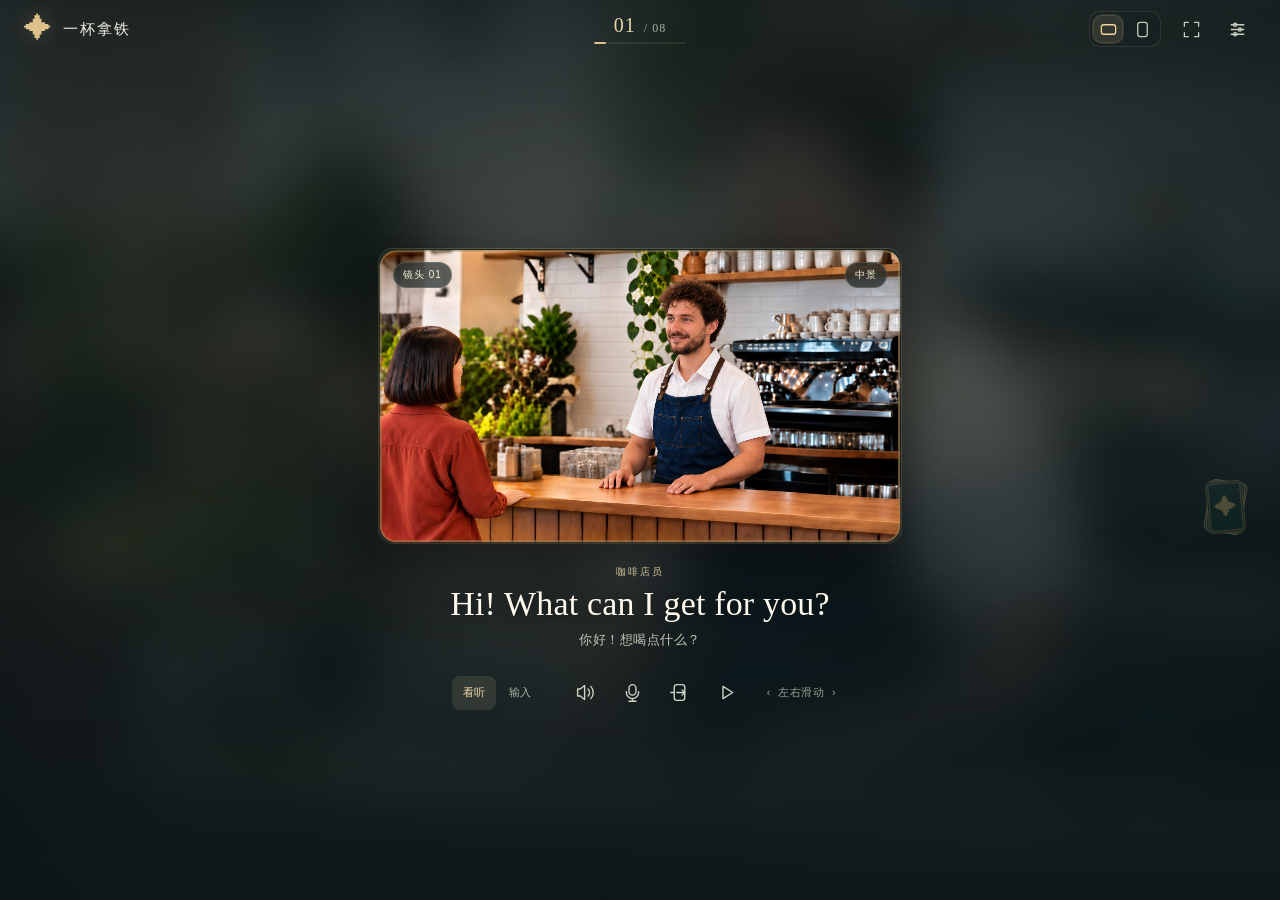
<file: index.html>
<!doctype html><html lang="zh-CN"><meta charset="utf-8"><meta name="viewport" content="width=device-width,initial-scale=1"><title>镜头卡牌</title><meta http-equiv="refresh" content="0;url=./cards/"><script>location.replace("./cards/")</script><a href="./cards/">打开卡牌课程</a></html>
</file>
<file: cards/cards.css>
:root{color-scheme:dark;--ink:#f4f0e7;--muted:#b8c0b5;--gold:#ddc18a;--gold-bright:#f4dba2;--line:#f1e0af24;--glass:#132322bc;--serif:Georgia,'Times New Roman','Songti SC','SimSun',serif;font-family:-apple-system,BlinkMacSystemFont,'Segoe UI','PingFang SC','Microsoft YaHei',sans-serif;font-synthesis:none}
*{box-sizing:border-box}html,body{width:100%;height:100%;margin:0;overflow:hidden;overscroll-behavior:none}body{background:#111b1b;color:var(--ink)}button,input,textarea,select{font:inherit}button{color:inherit;cursor:pointer;touch-action:manipulation;-webkit-tap-highlight-color:transparent}button:disabled{cursor:default;opacity:.36}button:focus-visible,textarea:focus-visible,select:focus-visible,a:focus-visible,.explanation-scroll:focus-visible{outline:2px solid var(--gold-bright);outline-offset:3px}button{transition:background .16s,color .16s,box-shadow .16s}button:hover:not(:disabled){background-color:#fff1cb1a}button svg{width:21px;height:21px;fill:none;stroke:currentColor;stroke-width:1.6;stroke-linecap:round;stroke-linejoin:round;flex-shrink:0}a{color:inherit}[hidden]{display:none!important}.sr-only{position:absolute!important;width:1px!important;height:1px!important;padding:0!important;margin:-1px!important;border:0!important;overflow:hidden!important;clip:rect(0,0,0,0)!important;white-space:nowrap!important}
.scene-backdrop{position:fixed;inset:-35px;pointer-events:none;background:#20302b center/cover no-repeat;filter:blur(28px) saturate(.65);opacity:.35;transform:scale(1.05)}body::after{content:'';position:fixed;inset:0;pointer-events:none;background:radial-gradient(ellipse at 50% 32%,#19322b08 8%,#09161977 76%),linear-gradient(#0e191b85,#101d1b10 40%,#0b171bd9);z-index:0}
.game-shell{--rail-size:90px;--hud-height:58px;position:fixed;left:var(--visual-left,0px);top:var(--visual-top,0px);width:var(--visual-width,100%);height:var(--visual-height,100dvh);padding:env(safe-area-inset-top,0px) max(24px,env(safe-area-inset-right,0px)) max(18px,env(safe-area-inset-bottom,0px)) max(24px,env(safe-area-inset-left,0px));display:flex;flex-direction:column;min-width:0;min-height:0;overflow:hidden;isolation:isolate;z-index:1}.game-shell[data-archived="0"]{--rail-size:16px}
.game-header{height:var(--hud-height);flex-shrink:0;display:flex;align-items:center;gap:20px;width:100%;max-width:1680px;margin:0 auto;position:relative;z-index:8}.scene-title{display:flex;align-items:center;gap:11px;min-width:0;flex:1}.brand-mark{color:var(--gold);font-size:28px;line-height:1;text-shadow:0 0 20px #e6c5803a}.scene-title h1{font-size:15px;font-weight:500;letter-spacing:2px;margin:0;overflow:hidden;text-overflow:ellipsis;white-space:nowrap;max-width:380px}.course-summary{width:92px;flex-shrink:0;text-align:center}.course-summary strong{font-family:var(--serif);font-size:20px;font-weight:400;letter-spacing:1px;color:#e8d6aa}.course-summary strong span{color:#a9b5a2;font-size:12px;margin-left:2px}.progress-track{height:2px;background:#d7ceac1a;margin-top:5px;border-radius:4px;overflow:hidden}.progress-track>div{height:100%;width:0;background:var(--gold);border-radius:4px;transition:width .35s}.screen-actions{flex:1;display:flex;align-items:center;justify-content:flex-end;gap:8px}.hud-button,.segmented button{height:38px;width:38px;padding:8px;border:1px solid transparent;background:transparent;border-radius:10px;display:grid;place-items:center;color:#c5cebd}.hud-button svg,.segmented svg{width:19px;height:19px}.segmented{display:flex;gap:2px;border:1px solid #efe2bd1c;border-radius:11px;padding:2px;margin-right:3px;background:#071d1c2e}.segmented button{width:32px;height:30px;padding:5px}.segmented button[aria-pressed=true]{background:#ddc18a23;color:#f0d59d;box-shadow:inset 0 0 0 1px #e9cf9720}.hud-button[aria-pressed=true]{background:#ddc18a23;color:var(--gold-bright)}
.card-table{position:relative;isolation:isolate;width:100%;max-width:1680px;margin:0 auto;flex:1;min-height:0;min-width:0;display:grid;grid-template-columns:minmax(0,1fr);grid-template-rows:var(--rail-size) minmax(0,1fr) auto;gap:8px}.memory-panel{position:relative;grid-row:1;width:100%;min-width:0;min-height:0;max-width:1240px;justify-self:center;z-index:1}.memory-grid{display:flex;align-items:center;gap:13px;width:100%;height:100%;min-width:0;padding:8px 8px 10px;overflow-x:auto;overflow-y:hidden;overscroll-behavior:contain;scrollbar-width:thin;scrollbar-color:#d7bd824f transparent;scroll-behavior:auto}.memory-card{flex:0 0 112px;min-width:0;height:68px;display:block;position:relative;padding:3px;border:1px solid #d2c09677;border-radius:7px;background:#223029;box-shadow:0 4px 10px #020c164d;text-align:left}.memory-card:first-child{margin-left:auto}.memory-card:last-child{margin-right:auto}.memory-card img{display:block;width:100%;height:100%;object-fit:contain;aspect-ratio:16/9;border-radius:4px;background:#10201f}.memory-card .memory-name{position:absolute;bottom:4px;right:5px;font-size:9px;color:#fbf0d6;padding:1px 4px;border-radius:3px;background:#0a1d20b5}.memory-name>span{display:none}.memory-name b{font-weight:500}.memory-card.focused{border-color:var(--gold-bright);box-shadow:0 0 0 2px #e3c5824d,0 0 18px #d5b16c26}.memory-card.focused img{opacity:.65}.memory-card:hover:not(:disabled){transform:translateY(-2px)}.table-busy .memory-grid{overflow-x:hidden;pointer-events:none;touch-action:none}
.stage-column{grid-row:2;min-height:0;min-width:0;position:relative}.focus-zone{position:relative;display:grid;place-items:center;width:100%;height:100%;min-height:0;padding:5px 20px 10px}.stage-glow{position:absolute;inset:5%;border-radius:50%;background:radial-gradient(ellipse,#d6bc6820,transparent 69%);pointer-events:none}.active-card{position:relative;width:320px;height:180px;max-width:100%;max-height:100%;border-radius:14px;box-shadow:0 20px 65px #0007,0 0 0 1px #f3ddaf38;isolation:auto;flex-shrink:0}.image-slot{width:100%;height:100%;position:relative;overflow:hidden;border-radius:14px;background:#172b27}.image-slot>img{width:100%;height:100%;object-fit:contain;display:block}.image-slot.rendered>img{opacity:0}.card-meta{position:absolute;z-index:5;top:13px;left:14px;right:14px;display:flex;align-items:center;justify-content:space-between;pointer-events:none;color:#f8eed6;font-size:10px;letter-spacing:1px}.card-meta>span{background:#152321ad;border:1px solid #ffffff24;border-radius:30px;padding:5px 9px;backdrop-filter:blur(8px)}.shot-context{display:none;position:absolute;z-index:5;bottom:12px;left:50%;transform:translateX(-50%);font-size:9px;line-height:1.5;padding:4px 8px;border-radius:20px;color:#f4ebd7;background:#152321c4;white-space:nowrap;pointer-events:none}.card-table.portrait-fallback .shot-context{display:block}.deck-anchor{position:absolute;bottom:18px;right:12px;width:37px;height:52px;pointer-events:none;z-index:0;opacity:.65}.deck-anchor span{position:absolute;inset:0;border-radius:5px;background:#203e36;border:1px solid #b59a62;transform:rotate(10deg)}.deck-anchor span:nth-child(2){transform:rotate(3deg)}.deck-anchor span:last-child{transform:rotate(-5deg);display:grid;place-items:center;font-size:23px;color:#bfa568;border:3px double #957e52;background:#14322e}.render-layer{position:absolute;inset:0;z-index:3;pointer-events:none}.render-layer canvas{position:absolute;inset:0;width:100%;height:100%;pointer-events:none;display:block}
.card-back{position:absolute;inset:0;z-index:6;padding:26px 34px;background:#f5eedb;border:1px solid #c5b078;border-radius:14px;color:#354934;display:flex;flex-direction:column;overflow:hidden;box-shadow:inset 0 0 0 7px #fff8e74d}.back-eyebrow{font-size:10px;color:#987c43;letter-spacing:2px;margin:0 0 15px;flex-shrink:0}.explanation-scroll{overflow:auto;overscroll-behavior:contain;min-height:0;scrollbar-width:thin;overflow-wrap:anywhere}.card-back h2{font-family:var(--serif);font-size:clamp(18px,2.4vw,30px);font-weight:400;line-height:1.45;margin:0 0 20px}.explanation-scroll h3{font-size:11px;letter-spacing:1px;font-weight:500;color:#8b845d;margin:0 0 5px}.explanation-scroll p{font-size:13px;line-height:1.8;margin:0 0 18px}.example-box{padding:0 0 0 15px;border-left:2px solid #c2a567}.example-box p[lang=en]{font-family:var(--serif);font-size:22px;margin-bottom:6px}.example-box p:last-child{font-size:11px;color:#83856b}.image-error{position:absolute;inset:0;z-index:7;display:flex;flex-direction:column;align-items:center;justify-content:center;gap:16px;font-size:13px;background:#193029;color:#e7e0c7}.table-busy #card-back{visibility:hidden}
.learning-panel{grid-row:3;position:relative;z-index:5;width:100%;min-width:0;max-width:1120px;justify-self:center;display:flex;flex-direction:column;align-items:center;padding:0 0 1px;gap:8px}.card-caption{text-align:center;max-width:100%;width:100%;min-width:0;overflow:hidden}.speaker-tag{color:#d2c396;font-size:10px;letter-spacing:2px;display:block;margin-bottom:5px}.card-caption>p[lang=en]{font-family:var(--serif);font-weight:400;font-size:clamp(23px,2.65vw,42px);line-height:1.15;letter-spacing:.2px;margin:0;color:#fff9ed;text-shadow:0 2px 12px #0006;text-wrap:balance;overflow-wrap:anywhere;max-height:2.4em;overflow:auto;scrollbar-width:thin}.card-caption>p:last-child{font-size:13px;line-height:1.5;letter-spacing:.5px;color:#c0c7b5;margin:7px 0 2px;max-height:3em;overflow:auto;scrollbar-width:thin;overflow-wrap:anywhere}.control-dock{display:flex;align-items:center;justify-content:center;gap:19px;max-width:100%;padding:7px 9px 7px 13px;border:1px solid #e3d0a92c;background:linear-gradient(110deg,#0e2329dc,#243831db);box-shadow:0 8px 30px #020d1460;border-radius:20px;backdrop-filter:blur(18px);min-height:56px}.mode-tabs{display:flex;align-items:center;gap:2px;padding:3px;background:#ffffff06;border-radius:11px;border:1px solid #cfddc80a}.mode-tabs button{border:0;background:none;padding:8px 11px;font-size:11px;color:#a7b5a5;border-radius:8px;min-height:34px}.mode-tabs button[aria-pressed=true]{background:#d6d4aa20;color:#f0dba8}.quick-controls{display:flex;align-items:center;gap:5px}.control-button{background:none;border:0;color:#ccd4c3;border-radius:12px;padding:10px;width:42px;height:42px;display:flex;align-items:center;justify-content:center;gap:5px}.control-button svg{width:21px;height:21px}.audio-active .listen-button{background:#e4c38125;color:var(--gold-bright)}.record-section{display:flex;align-items:center}.record-section.recording button{color:#f4bfad;background:#a64a3633;width:auto;min-width:42px}.record-section.recording #record-label{position:static!important;clip:auto!important;width:auto!important;height:auto!important;margin:0!important;white-space:nowrap;font-size:10px}.record-section.recording svg{width:17px;height:17px}.pause-symbol{display:none}.playing .play-symbol{display:none}.playing .pause-symbol{display:block}.control-button.playing{color:var(--gold-bright);background:#e4c38120}.next-button{display:flex;align-items:center;justify-content:center;gap:21px;min-height:44px;min-width:125px;padding:11px 16px;border:1px solid #f4dda57a;border-radius:13px;background:linear-gradient(120deg,#edd7a3,#c8ab70);color:#28372b;font-size:13px;font-weight:600;box-shadow:0 3px 18px #d1b06c1a}.next-button:hover:not(:disabled){background:#f4dfb1}.next-button svg{width:18px;height:18px}.next-button:disabled{opacity:.42}
#practice-form{display:flex;align-items:center;gap:8px;width:min(650px,100%);padding:5px 6px 5px 16px;border:1px solid #c8c6a658;border-radius:13px;background:#0d211bc4;box-shadow:0 2px 15px #07151130}textarea{display:block;background:none;resize:none;border:0;outline:none!important;color:#f9f1d7;width:100%;min-width:0;height:36px;min-height:36px;max-height:58px;font-size:17px;line-height:1.55;padding:4px 0;scrollbar-width:thin}textarea::placeholder{color:#9fac9999;font-size:13px}.check-button{width:37px;height:36px;flex-shrink:0;display:grid;place-items:center;padding:7px;background:#c8bb8830;border:1px solid #cec28c42;border-radius:9px;color:#e8d49f}.check-button svg{width:20px;height:20px}#recording-audio{width:min(350px,100%);height:32px;display:block}.review-notice{display:flex;align-items:center;justify-content:center;gap:13px;font-size:11px;color:#bdc7b5}.review-notice button{border:0;border-radius:20px;background:#dcc28f27;color:#eed8a5;font-size:11px;padding:7px 12px}.review-notice button span{margin-left:8px}.completion{display:flex;align-items:center;gap:16px;justify-content:center;padding:3px 4px 0;max-width:100%}.completion-star{font-size:28px;color:#e3ca8c}.completion h3{font-size:13px;font-weight:500;letter-spacing:1px;margin:0 0 3px;color:#e9d7aa}.completion p{font-size:10px;color:#aab8a2;line-height:1.4;margin:0}.completion button{margin-left:9px;white-space:nowrap}.feedback{position:absolute;z-index:10;top:calc(var(--hud-height) + var(--rail-size) + 8px);left:50%;transform:translateX(-50%);max-width:min(480px,calc(100% - 35px));font-size:12px;line-height:1.6;text-align:center;border-radius:10px;padding:10px 14px;box-shadow:0 10px 30px #0004;background:#283e31ee;color:#f3eccd;border:1px solid #bbca9c55;max-height:95px;overflow:auto}.feedback.error{background:#503325ed;border-color:#db97695c;color:#ffe5c4}.feedback:not(.error):not(.success):not(.notice){position:absolute;width:1px;height:1px;clip:rect(0,0,0,0);padding:0;border:0;overflow:hidden;white-space:nowrap}
.primary,.secondary{padding:10px 15px;background:#d9c08b;color:#243d31;border:1px solid #e8d4a58a;border-radius:9px;font-size:12px}.secondary{background:#d8cba21b;color:#e2d0a4;border-color:#d8c2954d}.text-button{border:0;background:none;color:#c5c6a8;padding:9px 0;font-size:11px}.icon-button{border:0;background:none;color:#d5d5bf;font-size:27px;line-height:1;padding:4px 7px;border-radius:7px}dialog{color:#ece9d9;background:#142b28f5;border:1px solid #c5c49a4d;border-radius:20px;padding:27px;width:min(490px,calc(100% - 30px));max-height:calc(100dvh - 40px);overflow:auto;box-shadow:0 30px 100px #0008;scrollbar-width:thin}dialog::backdrop{background:#040f16b0;backdrop-filter:blur(9px)}.dialog-heading{display:flex;align-items:center;justify-content:space-between;gap:12px;margin-bottom:19px}.dialog-heading h2{font-family:var(--serif);font-weight:400;font-size:26px;margin:0;color:#f1e4c1}.setting-row{display:flex;align-items:center;justify-content:space-between;gap:18px;border-top:1px solid #dfd9b31c;padding:16px 0;font-size:12px}.setting-row small{display:block;font-size:10px;color:#95a48e;margin-top:6px}.setting-row select{color:#e1dabb;background:#223a30;border:1px solid #c5c59a38;border-radius:7px;padding:8px;font-size:11px;max-width:55%}input[type=checkbox]{accent-color:#d8bd7f;width:17px;height:17px}.render-status{font-size:10px;color:#a4b19a;line-height:1.7;margin:1px 0 15px}.import-area{border-top:1px solid #dfd9b31c;padding-top:10px}.import-area h3{font-size:13px;font-weight:500;color:#d1c99f}.import-area p{font-size:11px;color:#a3ae95;line-height:1.8}.file-button{display:inline-block;cursor:pointer}.file-button input{display:none}.import-area>.text-button{margin-left:14px}.dialog-bottom{display:flex;justify-content:space-between;gap:14px;flex-wrap:wrap;margin-top:16px}.dialog-copy,.about-note{font-size:12px;line-height:1.85;color:#adba9f}.about-note{border-top:1px solid #dfd9b31c;padding-top:15px}.how-to{list-style:none;counter-reset:steps;padding:0}.how-to li{position:relative;padding:0 0 18px 33px;counter-increment:steps}.how-to li::before{content:counter(steps,decimal-leading-zero);position:absolute;left:0;color:#c5b57c;font-family:var(--serif);font-size:20px}.how-to strong{display:block;font-size:13px;color:#e4d6ad;font-weight:500;margin-bottom:5px}.how-to span{font-size:11px;line-height:1.7;color:#a9b39b}.fatal-error{position:fixed;inset:20% 8% auto;text-align:center;z-index:20;padding:35px;background:#1b332b;border-radius:15px}.fatal-error h1{font-family:var(--serif);font-weight:400;font-size:28px}.fatal-error p{font-size:13px;line-height:1.8;margin:20px 0}
@media(min-width:1600px){.game-shell{--rail-size:102px;--hud-height:65px;padding-left:40px;padding-right:40px}.memory-card{width:128px;flex-basis:128px;height:77px}.memory-grid{gap:17px}.card-table{gap:12px}.learning-panel{gap:12px}.card-caption>p[lang=en]{font-size:43px}.control-dock{gap:25px;padding:9px 11px 9px 16px}.next-button{min-width:145px}}
@media(max-width:690px){.game-shell{--rail-size:67px;--hud-height:47px;padding-left:max(14px,env(safe-area-inset-left,0px));padding-right:max(14px,env(safe-area-inset-right,0px));padding-bottom:max(12px,env(safe-area-inset-bottom,0px))}.game-shell[data-archived="0"]{--rail-size:11px}.game-header{gap:9px}.scene-title{gap:7px}.scene-title h1{font-size:12px;letter-spacing:1px;max-width:105px}.brand-mark{font-size:21px}.course-summary{width:55px}.course-summary strong{font-size:17px}.course-summary strong span{font-size:10px}.screen-actions{flex:initial;gap:2px}.hud-button{width:31px;height:34px;padding:7px}.hud-button svg{width:17px;height:17px}.segmented{padding:2px;gap:0;margin-right:1px;border-radius:8px}.segmented button{width:28px;height:27px;padding:5px;border-radius:6px}.segmented svg{width:16px;height:16px}.card-table{gap:6px}.memory-grid{padding:5px 4px 9px;gap:9px}.memory-card{flex-basis:80px;height:48px;padding:2px;border-radius:5px}.memory-card img{border-radius:3px}.memory-card .memory-name{font-size:8px;right:3px;bottom:3px;padding:0 3px}.focus-zone{padding:3px 9px 7px}.active-card,.image-slot{border-radius:11px}.deck-anchor{right:2px;bottom:10px;width:25px;height:35px;opacity:.5}.deck-anchor span:last-child{font-size:17px}.card-meta{top:9px;left:10px;right:10px;font-size:8px}.card-meta>span{padding:4px 7px}.learning-panel{gap:7px}.speaker-tag{font-size:9px;letter-spacing:1px;margin-bottom:5px}.card-caption>p[lang=en]{font-size:26px;line-height:1.14;max-height:2.35em}.card-caption>p:last-child{font-size:11px;margin:6px 0 1px;line-height:1.5;max-height:3em}.control-dock{display:grid;grid-template-columns:1fr auto;gap:5px 12px;width:min(380px,100%);padding:7px 10px 8px;border-radius:16px;min-height:0}.mode-tabs{grid-column:1/-1;justify-self:center;padding:1px;background:none;border:0;gap:2px}.mode-tabs button{padding:5px 15px;min-height:27px;font-size:10px;letter-spacing:1px}.quick-controls{justify-content:space-between;gap:3px}.control-button{height:39px;width:39px;padding:9px;border-radius:10px}.control-button svg{width:19px;height:19px}.next-button{min-width:87px;min-height:41px;padding:10px 11px;gap:12px;border-radius:11px;font-size:12px}.record-section.recording #record-label{font-size:9px}.record-section.recording svg{display:none}.record-section.recording button{padding:5px;min-width:42px}#practice-form{padding:4px 5px 4px 12px;gap:7px;border-radius:11px}textarea{font-size:16px;height:31px;min-height:31px;line-height:1.5;padding:3px 0}.check-button{height:33px;width:34px}.card-back{padding:18px 19px;border-radius:11px}.back-eyebrow{font-size:9px;margin-bottom:10px}.card-back h2{font-size:21px;margin-bottom:15px}.explanation-scroll h3{font-size:10px}.explanation-scroll p{font-size:11px;line-height:1.65;margin-bottom:13px}.example-box{padding-left:10px}.example-box p[lang=en]{font-size:18px}.example-box p:last-child{font-size:10px}.completion{gap:10px}.completion h3{font-size:12px}.completion p{font-size:9px}.completion button{font-size:10px;margin-left:0;padding:9px 11px}.completion-star{font-size:23px}.shot-context{font-size:8px;bottom:8px;padding:3px 6px}.feedback{font-size:11px;padding:8px 11px}.dialog-heading h2{font-size:24px}dialog{padding:22px}}
@media(max-height:520px){.game-shell{--rail-size:46px;--hud-height:35px;padding-top:env(safe-area-inset-top,0px);padding-bottom:max(5px,env(safe-area-inset-bottom,0px))}.game-shell[data-archived="0"]{--rail-size:5px}.game-header{gap:14px}.scene-title h1{font-size:12px}.brand-mark{font-size:21px}.course-summary{width:65px}.course-summary strong{font-size:15px}.course-summary strong span{font-size:10px}.progress-track{margin-top:2px}.hud-button{width:32px;height:30px;padding:6px}.segmented{padding:1px}.segmented button{height:25px;width:29px}.card-table{gap:3px}.memory-grid{padding:3px 4px 5px;gap:9px}.memory-card{flex-basis:61px;height:37px;padding:2px}.memory-card .memory-name{font-size:7px;right:3px;bottom:2px}.focus-zone{padding:2px 25px 4px}.deck-anchor{height:30px;width:23px;bottom:5px}.learning-panel{gap:4px}.speaker-tag{display:none}.card-caption>p[lang=en]{font-size:23px;line-height:1.05;max-height:1.1em}.card-caption>p:last-child{font-size:10px;line-height:1.25;max-height:1.3em;margin:4px 0 0}.control-dock{display:flex;gap:13px;padding:3px 6px 3px 8px;min-height:0;width:auto;max-width:100%;border-radius:13px}.mode-tabs{padding:1px}.mode-tabs button{font-size:10px;padding:5px 9px;min-height:28px}.quick-controls{gap:3px}.control-button{width:34px;height:33px;padding:7px}.control-button svg{width:18px;height:18px}.next-button{min-width:101px;min-height:34px;padding:7px 11px;gap:18px;font-size:11px;border-radius:9px}.card-meta{top:8px;left:9px;right:9px;font-size:8px}.card-meta>span{padding:3px 7px}.card-back{padding:13px 18px}.back-eyebrow{font-size:8px;margin-bottom:6px}.card-back h2{font-size:18px;margin-bottom:9px}.explanation-scroll p{font-size:11px;line-height:1.5;margin-bottom:9px}.explanation-scroll h3{font-size:9px}.example-box p[lang=en]{font-size:17px}#practice-form{padding:3px 4px 3px 11px;width:min(560px,100%)}textarea{height:27px;min-height:27px;line-height:1.4;padding:2px 0;font-size:16px}.check-button{width:31px;height:29px;padding:5px}.completion{gap:9px;padding:0}.completion h3{font-size:11px;margin:0}.completion p{font-size:9px}.completion-star{font-size:20px}.completion button{padding:6px 11px;font-size:10px}.review-notice{font-size:10px;gap:10px}.review-notice button{font-size:10px;padding:4px 10px}#recording-audio{height:27px}.shot-context{font-size:7px;bottom:6px;padding:3px 5px}}
.game-shell[data-input-focus=true][data-short=true]{--rail-size:38px}.game-shell[data-input-focus=true][data-short=true] .speaker-tag,.game-shell[data-input-focus=true][data-short=true] #card-translation{display:none}.game-shell[data-input-focus=true][data-short=true] .card-caption>p[lang=en]{font-size:19px;line-height:1.1;max-height:1.15em}.game-shell[data-input-focus=true][data-short=true] .memory-card{flex-basis:51px;height:31px}.game-shell[data-input-focus=true][data-short=true] .memory-grid{padding-top:2px;padding-bottom:4px}.game-shell[data-input-focus=true][data-short=true] .learning-panel{gap:4px}.game-shell[data-input-focus=true][data-short=true] .control-dock{padding:3px 6px;gap:7px;display:flex}.game-shell[data-input-focus=true][data-short=true] .mode-tabs button{padding:4px 7px;min-height:26px}.game-shell[data-input-focus=true][data-short=true] .control-button{height:30px;width:30px;padding:6px}.game-shell[data-input-focus=true][data-short=true] .next-button{min-width:70px;min-height:31px;font-size:10px;padding:6px 9px;gap:7px}.game-shell[data-input-focus=true][data-short=true] .screen-actions{gap:1px}.game-shell[data-input-focus=true][data-short=true] .course-summary{width:49px}
@media(max-width:360px){.game-shell{padding-left:10px;padding-right:10px}.game-header{gap:5px}.scene-title{gap:4px}.scene-title h1{max-width:82px;font-size:11px}.brand-mark{font-size:18px}.screen-actions{gap:0}.segmented button{width:25px}.hud-button{width:28px}.course-summary{width:47px}.course-summary strong{font-size:15px}.control-dock{gap:5px 8px;padding-left:7px;padding-right:7px}.control-button{width:36px;height:37px}.next-button{min-width:78px;gap:8px}.card-caption>p[lang=en]{font-size:23px}}
@media(prefers-reduced-motion:reduce){*,*::before,*::after{scroll-behavior:auto!important;transition:none!important}}

/* 已学牌列与输入优先；主卡与对白组成紧凑的学习区域。 */
.game-shell {
  --memory-width: 224px;
  --memory-height: 136px;
  --rail-size: 162px;
  --answer-height: 112px;
  --answer-font: 24px;
  --check-size: 62px;
  --play-gap: 14px;
}
.card-table { grid-template-rows: var(--rail-size) minmax(0, 1fr); gap: 12px; }
.memory-panel { max-width: 1480px; }
.memory-grid { gap: 16px; padding: 8px 8px 12px; }
.memory-card,
.game-shell[data-input-focus="true"][data-short="true"] .memory-card {
  width: var(--memory-width);
  flex-basis: var(--memory-width);
  height: var(--memory-height);
  padding: 4px;
  border-radius: 9px;
}
.memory-card img { border-radius: 6px; }
.memory-card .memory-name { right: 7px; bottom: 7px; padding: 2px 5px; font-size: 12px; }
.play-area {
  grid-row: 2;
  display: flex;
  flex-direction: column;
  align-items: center;
  justify-content: center;
  gap: var(--play-gap);
  min-width: 0;
  min-height: 0;
  position: relative;
}
.stage-column { grid-row: auto; width: 100%; flex: 0 0 auto; max-height: 100%; }
.focus-zone { padding: 4px 12px 8px; }
.learning-panel {
  grid-row: auto;
  width: min(980px, 100%);
  flex: 0 0 auto;
  gap: 12px;
}
.deck-anchor { opacity: .35; }
.card-back { padding: 16px 20px; }
.back-eyebrow { margin-bottom: 8px; }
.card-back h2 { font-size: clamp(18px, 2vw, 25px); margin-bottom: 12px; }
.explanation-scroll p { margin-bottom: 12px; }
#practice-form {
  width: min(880px, 100%);
  align-items: center;
  padding: 12px 14px 12px 20px;
  gap: 16px;
  border-radius: 17px;
  border-color: #d5cda778;
  background: #10251fdc;
}
#practice-form:focus-within { border-color: #e3c88f; box-shadow: 0 0 0 3px #d3bd8520; }
#practice-form textarea {
  height: var(--answer-height);
  min-height: var(--answer-height);
  max-height: var(--answer-height);
  font-size: var(--answer-font);
  line-height: 1.5;
  padding: 6px 0;
}
#practice-form textarea::placeholder { font-size: var(--answer-font); color: #aab69e99; }
#practice-form .check-button {
  width: var(--check-size);
  height: var(--check-size);
  border-radius: 13px;
}
#practice-form .check-button svg { width: 26px; height: 26px; }

@media (min-width: 1600px) {
  .game-shell { --memory-width: 256px; --memory-height: 154px; --rail-size: 182px; }
  .memory-grid { gap: 20px; }
}
@media (max-width: 1199px) {
  .game-shell { --answer-height: 96px; --answer-font: 22px; --check-size: 56px; --play-gap: 12px; }
  .learning-panel { width: min(880px, 100%); gap: 10px; }
  #practice-form { padding: 10px 12px 10px 16px; gap: 12px; }
}
@media (max-width: 690px) {
  .game-shell {
    --memory-width: 160px;
    --memory-height: 96px;
    --rail-size: 118px;
    --answer-height: 76px;
    --answer-font: 20px;
    --check-size: 48px;
    --play-gap: 10px;
  }
  .card-table { gap: 8px; }
  .memory-grid { gap: 12px; padding: 6px 4px 10px; }
  .memory-card { padding: 3px; border-radius: 7px; }
  .memory-card .memory-name { right: 5px; bottom: 5px; font-size: 10px; }
  .focus-zone { padding: 3px 8px 6px; }
  .learning-panel { gap: 9px; }
  #practice-form { padding: 8px 8px 8px 13px; gap: 9px; border-radius: 14px; }
  #practice-form .check-button { border-radius: 11px; }
  #practice-form .check-button svg { width: 24px; height: 24px; }
  .card-back { padding: 12px 14px; }
  .card-back h2 { font-size: 19px; }
  .back-eyebrow { margin-bottom: 6px; }
}

/* 可见高度含键盘占位；不只依赖布局视口的媒体查询。 */
.game-shell[data-short="true"] {
  --memory-width: 122px;
  --memory-height: 74px;
  --rail-size: 94px;
  --answer-height: 64px;
  --answer-font: 18px;
  --check-size: 48px;
  --play-gap: 8px;
  --hud-height: 35px;
  padding-bottom: max(6px, env(safe-area-inset-bottom, 0px));
}
.game-shell[data-input-focus="true"][data-short="true"] {
  --memory-width: 102px;
  --memory-height: 62px;
  --rail-size: 78px;
}
.game-shell[data-short="true"] .card-table { gap: 6px; }
.game-shell[data-short="true"] .memory-grid { padding: 5px 4px 9px; gap: 11px; }
.game-shell[data-short="true"] .memory-card .memory-name { right: 5px; bottom: 5px; font-size: 9px; }
.game-shell[data-short="true"] #practice-form { padding: 8px 8px 8px 13px; }
.game-shell[data-short="true"] .learning-panel { gap: 8px; }
.game-shell[data-archived="0"],
.game-shell[data-archived="0"][data-input-focus="true"][data-short="true"] { --rail-size: 16px; }

/* 手机横屏或平板键盘占位：上方保持牌列，下方分配图片与答题空间。 */
.game-shell[data-layout="split"] .play-area {
  display: grid;
  grid-template-columns: minmax(0, .8fr) minmax(0, 1.7fr);
  grid-template-rows: minmax(0, 1fr);
  gap: 18px;
  align-items: center;
}
.game-shell[data-layout="split"] .stage-column { grid-column: 1; grid-row: 1; }
.game-shell[data-layout="split"] .learning-panel { grid-column: 2; grid-row: 1; width: 100%; gap: 8px; }
.game-shell[data-layout="split"] .focus-zone { padding: 3px 5px 5px; }
.game-shell[data-layout="split"] .deck-anchor { right: 5px; bottom: 7px; }
.game-shell[data-layout="split"][data-short="true"] .card-caption > p[lang="en"] {
  font-size: 22px;
  line-height: 1.12;
  max-height: 2.3em;
}
.game-shell[data-layout="split"] .speaker-tag { display: none; }
.game-shell[data-layout="split"] .control-dock,
.game-shell[data-layout="split"][data-input-focus="true"][data-short="true"] .control-dock {
  display: flex;
  width: auto;
  gap: 8px;
  padding: 5px 7px;
}
.game-shell[data-layout="split"] .mode-tabs { padding: 1px; }
.game-shell[data-layout="split"] .mode-tabs button { padding: 5px 8px; min-height: 30px; font-size: 10px; }
.game-shell[data-layout="split"] .quick-controls { gap: 3px; }
.game-shell[data-layout="split"] .control-button,
.game-shell[data-layout="split"][data-input-focus="true"][data-short="true"] .control-button {
  width: 40px;
  height: 40px;
  padding: 8px;
}
.game-shell[data-layout="split"] .next-button,
.game-shell[data-layout="split"][data-input-focus="true"][data-short="true"] .next-button {
  min-width: 84px;
  min-height: 44px;
  gap: 10px;
  padding: 8px 10px;
  font-size: 11px;
}
.game-shell[data-layout="split"] .record-section.recording button { width: auto; min-width: 40px; }
.game-shell[data-layout="split"] .record-section.recording svg { display: none; }
.game-shell[data-layout="split"] .card-back { padding: 9px 11px; }
.game-shell[data-layout="split"] .back-eyebrow { font-size: 8px; margin-bottom: 5px; }
.game-shell[data-layout="split"] .card-back h2 { font-size: 17px; margin-bottom: 8px; }
.game-shell[data-layout="split"] .explanation-scroll p { font-size: 11px; line-height: 1.5; margin-bottom: 8px; }
.game-shell[data-layout="split"] .example-box p[lang="en"] { font-size: 16px; }

@media (max-width: 690px) {
  .game-shell[data-layout="split"] { --hud-height: 32px; --rail-size: 90px; }
  .game-shell[data-layout="split"][data-input-focus="true"][data-short="true"] { --rail-size: 78px; }
  .game-shell[data-layout="split"][data-archived="0"] { --rail-size: 16px; }
  .game-shell[data-layout="split"] .card-table { gap: 4px; }
  .game-shell[data-layout="split"] .play-area { gap: 12px; }
  .game-shell[data-layout="split"] .learning-panel { gap: 6px; }
  .game-shell[data-layout="split"][data-short="true"] .card-caption > p[lang="en"] { font-size: 20px; }
  .game-shell[data-layout="split"] #practice-form { padding: 4px 6px 4px 10px; gap: 8px; }
  .game-shell[data-layout="split"] .control-dock,
  .game-shell[data-layout="split"][data-input-focus="true"][data-short="true"] .control-dock {
    gap: 5px;
    padding: 2px 4px;
  }
  .game-shell[data-layout="split"] .mode-tabs button { padding: 5px 6px; font-size: 10px; }
  .game-shell[data-layout="split"] .control-button,
  .game-shell[data-layout="split"][data-input-focus="true"][data-short="true"] .control-button {
    width: 36px;
    height: 36px;
    padding: 7px;
  }
  .game-shell[data-layout="split"] .next-button,
  .game-shell[data-layout="split"][data-input-focus="true"][data-short="true"] .next-button {
    min-width: 78px;
    min-height: 44px;
    gap: 6px;
    padding: 8px;
  }
  .game-shell[data-layout="split"] .record-section.recording button { width: auto; min-width: 36px; }
}

/* 翻面按正文阅读分配空间，正面继续使用已经确认的图片比例。 */
.game-shell[data-flipped="true"] .play-area {
  display: flex;
  flex-direction: column;
  align-items: center;
  justify-content: center;
  gap: 12px;
  width: 100%;
}
.game-shell[data-flipped="true"] .stage-column {
  grid-column: auto;
  grid-row: auto;
  width: 100%;
  flex: 0 0 auto;
}
.game-shell[data-flipped="true"] .focus-zone { padding: 0; }
.game-shell[data-flipped="true"] .active-card,
.game-shell[data-flipped="true"] .image-slot { border-radius: 16px; }
.game-shell[data-flipped="true"] .card-caption,
.game-shell[data-flipped="true"] .screen-actions .segmented,
.game-shell[data-flipped="true"] .feedback[data-source="answer"],
.game-shell[data-flipped="true"] #practice-form,
.game-shell[data-flipped="true"] #recording-audio,
.game-shell[data-flipped="true"] .mode-tabs,
.game-shell[data-flipped="true"] .record-section,
.game-shell[data-flipped="true"] #autoplay-button,
.game-shell[data-flipped="true"] #next-button,
.game-shell[data-flipped="true"] .completion { display: none; }
.game-shell[data-flipped="true"] .learning-panel {
  grid-column: auto;
  grid-row: auto;
  width: 100%;
  flex-flow: row wrap;
  align-items: center;
  justify-content: center;
  gap: 10px;
  padding: 0;
}
.game-shell[data-flipped="true"] .control-dock,
.game-shell[data-flipped="true"][data-short="true"] .control-dock {
  display: flex;
  width: auto;
  min-height: 0;
  gap: 0;
  padding: 5px 8px;
  border-radius: 16px;
}
.game-shell[data-flipped="true"] .quick-controls {
  display: flex;
  align-items: center;
  justify-content: center;
  gap: 8px;
}
.game-shell[data-flipped="true"] .control-button,
.game-shell[data-flipped="true"][data-short="true"] .control-button {
  width: 44px;
  height: 44px;
  min-height: 44px;
  padding: 10px;
}
.game-shell[data-flipped="true"] #flip-button {
  width: auto;
  min-width: 124px;
  gap: 7px;
  color: #f5dfae;
  background: #d7c3971c;
}
.game-shell[data-flipped="true"] #flip-label {
  position: static !important;
  width: auto !important;
  height: auto !important;
  margin: 0 !important;
  padding: 0 !important;
  border: 0 !important;
  overflow: visible !important;
  clip: auto !important;
  white-space: nowrap !important;
  font-size: 14px;
  line-height: 1.35;
}
.game-shell[data-flipped="true"] .review-notice {
  flex: 0 1 auto;
  gap: 8px;
  font-size: 12px;
}
.game-shell[data-flipped="true"] .review-notice button {
  min-height: 44px;
  padding: 8px 12px;
  font-size: 12px;
}
.game-shell[data-flipped="true"] .card-back {
  padding: 24px 28px;
  border-radius: 16px;
}
.game-shell[data-flipped="true"] .back-eyebrow {
  font-size: 12px;
  line-height: 1.4;
  margin-bottom: 14px;
}
.game-shell[data-flipped="true"] .explanation-scroll {
  width: 100%;
  flex: 1 1 auto;
  min-height: 0;
  overflow-y: auto;
  scroll-padding-block: 4px;
}
.game-shell[data-flipped="true"] .card-back h2 {
  font-size: clamp(20px, 2.4vw, 28px);
  line-height: 1.4;
  margin-bottom: 18px;
}
.game-shell[data-flipped="true"] .explanation-scroll h3 {
  font-size: 13px;
  line-height: 1.4;
  margin-bottom: 6px;
}
.game-shell[data-flipped="true"] .explanation-scroll p {
  font-size: 16px;
  line-height: 1.6;
  margin-bottom: 20px;
}
.game-shell[data-flipped="true"] .example-box p[lang="en"] {
  font-size: 21px;
  line-height: 1.5;
  margin-bottom: 8px;
}
.game-shell[data-flipped="true"] .example-box p:last-child {
  font-size: 16px;
  line-height: 1.6;
  margin-bottom: 0;
}

@media (max-width: 690px) {
  .game-shell[data-flipped="true"] .card-back { padding: 18px 20px; }
  .game-shell[data-flipped="true"] .card-back h2 { font-size: 21px; margin-bottom: 14px; }
}
.game-shell[data-flipped="true"][data-short="true"] .play-area { gap: 8px; }
.game-shell[data-flipped="true"][data-short="true"] .learning-panel { gap: 8px; }
.game-shell[data-flipped="true"][data-short="true"] .active-card,
.game-shell[data-flipped="true"][data-short="true"] .image-slot,
.game-shell[data-flipped="true"][data-short="true"] .card-back { border-radius: 12px; }
.game-shell[data-flipped="true"][data-short="true"] .card-back { padding: 8px 10px; }
.game-shell[data-flipped="true"][data-short="true"] .back-eyebrow { display: none; }
.game-shell[data-flipped="true"][data-short="true"] .card-back h2 {
  font-size: 18px;
  line-height: 1.35;
  margin-bottom: 7px;
}
.game-shell[data-flipped="true"][data-short="true"] .explanation-scroll h3 {
  font-size: 12px;
  line-height: 1.35;
  margin-bottom: 4px;
}
.game-shell[data-flipped="true"][data-short="true"] .explanation-scroll p {
  font-size: 15px;
  line-height: 1.5;
  margin-bottom: 10px;
}
.game-shell[data-flipped="true"][data-short="true"] .example-box p[lang="en"] {
  font-size: 17px;
  line-height: 1.5;
  margin-bottom: 6px;
}
.game-shell[data-flipped="true"][data-short="true"] .example-box p:last-child {
  font-size: 15px;
  line-height: 1.5;
  margin-bottom: 0;
}

/* 飞行与翻面中的纸卡由立体画布呈现，目标占位不提前显出外框。 */
.table-busy .active-card { box-shadow: none; }
.table-busy .image-slot.rendered { background: transparent; }

/* 紧凑头部按实际数字宽度排进度，输入聚焦时也不把总镜数挤到第二行。 */
.course-summary strong { white-space: nowrap; }
.game-shell[data-short="true"] .course-summary,
.game-shell[data-input-focus="true"][data-short="true"] .course-summary {
  width: max-content;
  min-width: 56px;
}

/* Foreground game controls float on the same scene as the card, not a panel. */
.game-shell .control-dock {
  background: transparent;
  border-color: transparent;
  box-shadow: none;
  backdrop-filter: none;
  -webkit-backdrop-filter: none;
}
.game-shell .mode-tabs {
  background: transparent;
  border-color: transparent;
}

/* Completion-only desktop layout: keep the collected rail close to the last card.
   The normal lesson, flipped reading, mobile and short landscape layouts stay unchanged. */
@media (min-width: 1100px) and (min-height: 700px) {
  .game-shell[data-completed="true"][data-layout="stack"][data-flipped="false"] .play-area {
    justify-content: flex-start;
    padding-top: clamp(12px, 1.6vh, 24px);
  }
}

/* Circular swipe gallery: portrait mobile thumbnails are wide; landscape / desktop
   thumbnails stand vertically. Crop only the tiny previews, never the main photo. */
.game-shell { --memory-width: 88px; --memory-height: 156px; --rail-size: 180px; }
.memory-card img { object-fit: cover; aspect-ratio: auto; }
.memory-grid { align-items: center; }
.focus-zone, .card-caption { touch-action: pan-y; }
.focus-zone { cursor: grab; }
.focus-zone:active { cursor: grabbing; }
.swipe-hint {
  white-space: nowrap;
  color: #b6c3af;
  opacity: .8;
  font-size: 11px;
  letter-spacing: .6px;
  line-height: 1.4;
  user-select: none;
}
#next-button, #restart-button { display: none !important; }
@media (min-width: 1600px) {
  .game-shell { --memory-width: 96px; --memory-height: 171px; --rail-size: 196px; }
}
@media (max-width: 1100px) and (orientation: portrait) {
  .game-shell { --memory-width: 192px; --memory-height: 108px; --rail-size: 132px; }
}
@media (max-width: 690px) and (orientation: portrait) {
  .game-shell { --memory-width: 160px; --memory-height: 90px; --rail-size: 112px; }
  .control-dock .swipe-hint { font-size: 10px; justify-self: end; align-self: center; }
}
@media (orientation: landscape) and (max-height: 560px) {
  .game-shell { --memory-width: 42px; --memory-height: 75px; --rail-size: 96px; }
  .game-shell .memory-grid { padding-top: 4px; padding-bottom: 5px; }
  .game-shell .swipe-hint { display: none; }
}
@media (orientation: landscape) and (max-height: 345px) {
  .game-shell { --memory-width: 31.5px; --memory-height: 56px; --rail-size: 76px; }
}
/* Keep the earlier tighter desktop rhythm as soon as the top shelf has cards.
   The lesson is now circular and no longer sets a terminal completed flag. */
@media (min-width: 980px) and (min-height: 700px) {
  /* The collected shelf stays fixed: trim only the gap above the photo. */
  .game-shell:not([data-archived="0"]):not([data-keyboard="true"])[data-layout="stack"][data-flipped="false"] .card-table {
    gap: 8px;
  }
  .game-shell:not([data-archived="0"]):not([data-keyboard="true"])[data-layout="stack"][data-flipped="false"] .play-area {
    justify-content: flex-start;
    padding-top: 0;
  }
}
/* A soft keyboard takes priority over decorative previews and secondary actions.
   The picture and text are scaled by fitActiveCard into the actual visible viewport. */
.game-shell[data-keyboard="true"] {
  --rail-size: 39px;
  --memory-height: 31px;
  --memory-width: 55px;
  --play-gap: 4px;
}
.game-shell[data-keyboard="true"] .card-table { gap: 3px; }
.game-shell[data-keyboard="true"] .memory-grid { padding: 1px 2px 2px; gap: 5px; }
.game-shell[data-keyboard="true"] .memory-card,
.game-shell[data-keyboard="true"][data-input-focus="true"][data-short="true"] .memory-card {
  padding: 1px;
  width: var(--memory-width);
  flex-basis: var(--memory-width);
  height: var(--memory-height);
}
.game-shell[data-keyboard="true"] .learning-panel { gap: 3px; }
.game-shell[data-keyboard="true"] .speaker-tag,
.game-shell[data-keyboard="true"] #card-translation,
.game-shell[data-keyboard="true"] .swipe-hint { display: none; }
.game-shell[data-keyboard="true"] .card-caption > p[lang="en"] {
  font-size: clamp(17px, 3.8vw, 22px);
  max-height: 2.3em;
  line-height: 1.1;
}
.game-shell[data-keyboard="true"] .control-dock { padding: 2px 4px; gap: 4px; }
.game-shell[data-keyboard="true"] #autoplay-button,
.game-shell[data-keyboard="true"] #record-button { display: none; }
.game-shell[data-keyboard="true"] #practice-form {
  padding: 4px 7px 4px 12px;
  gap: 6px;
}
@media (orientation: landscape) and (max-height: 560px) {
  .game-shell[data-keyboard="true"] { --memory-width: 21.375px; --memory-height: 38px; --rail-size: 49px; }
}
</file>
